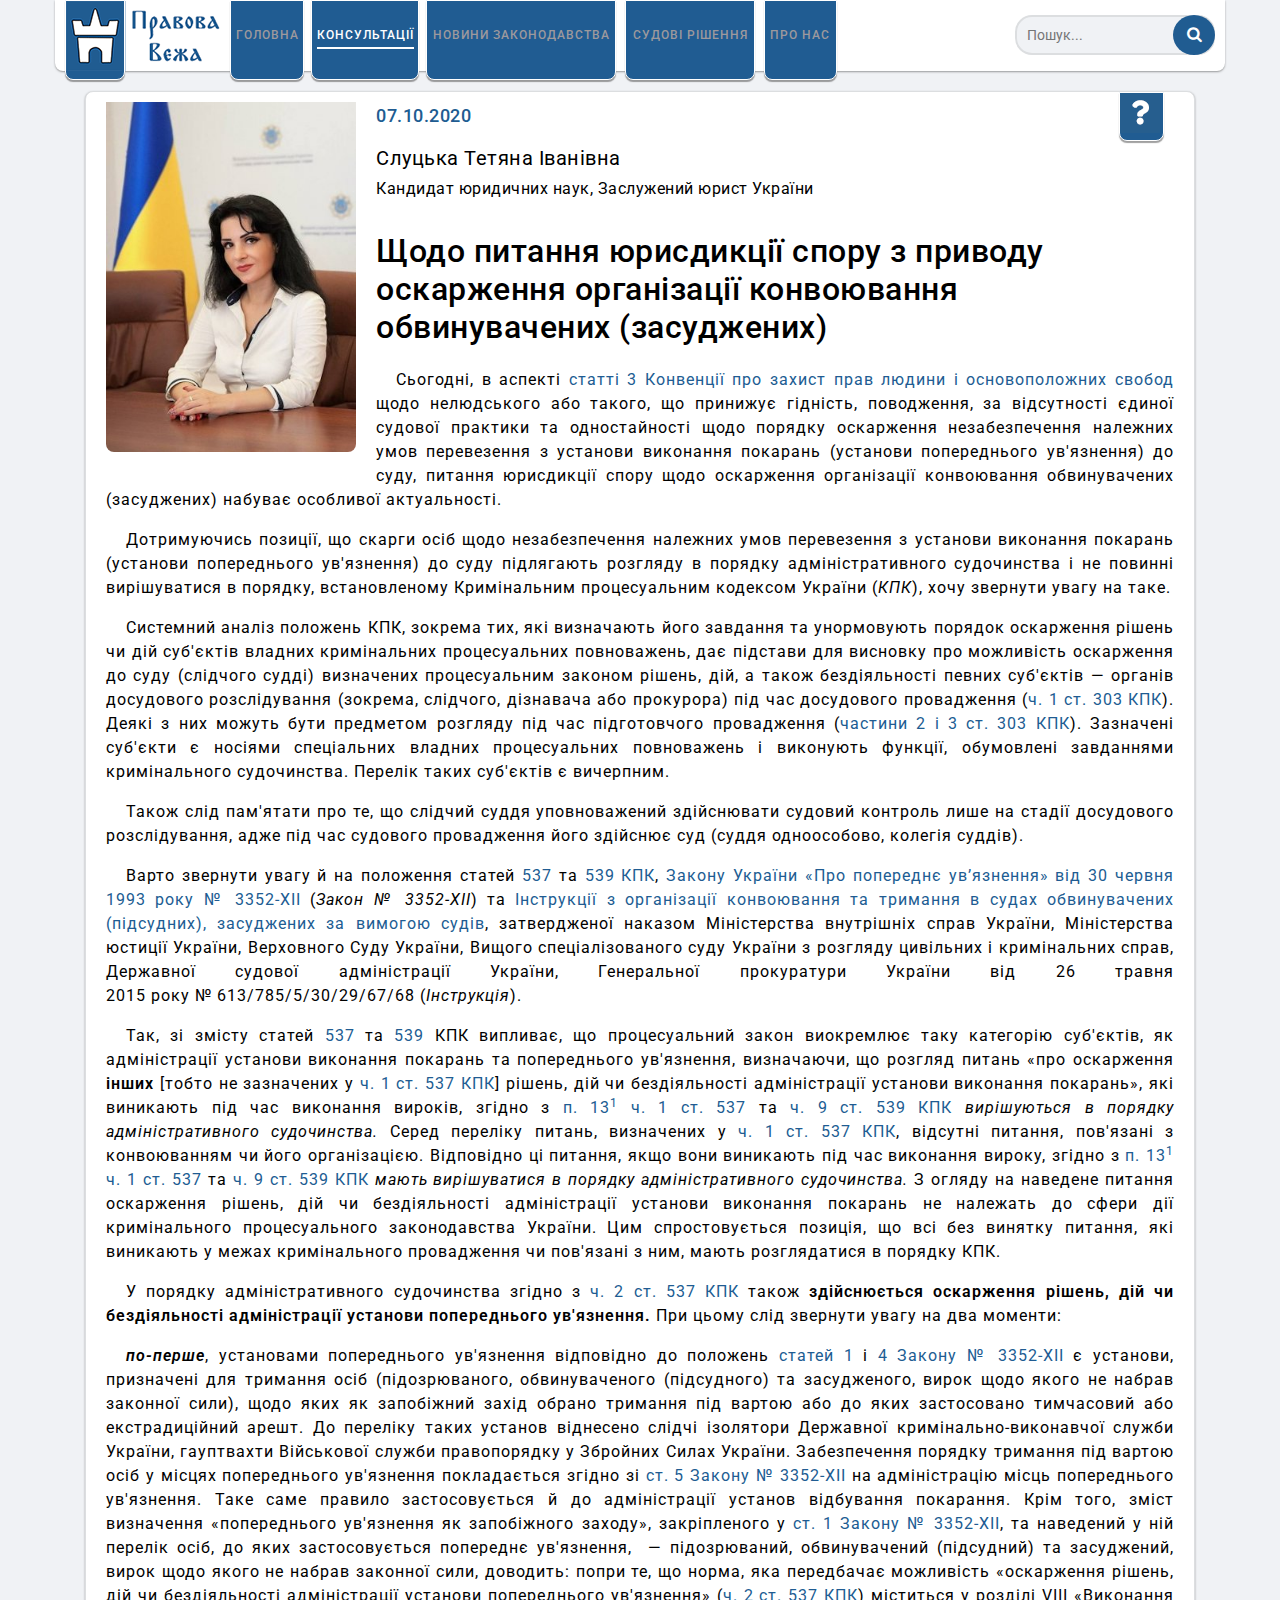
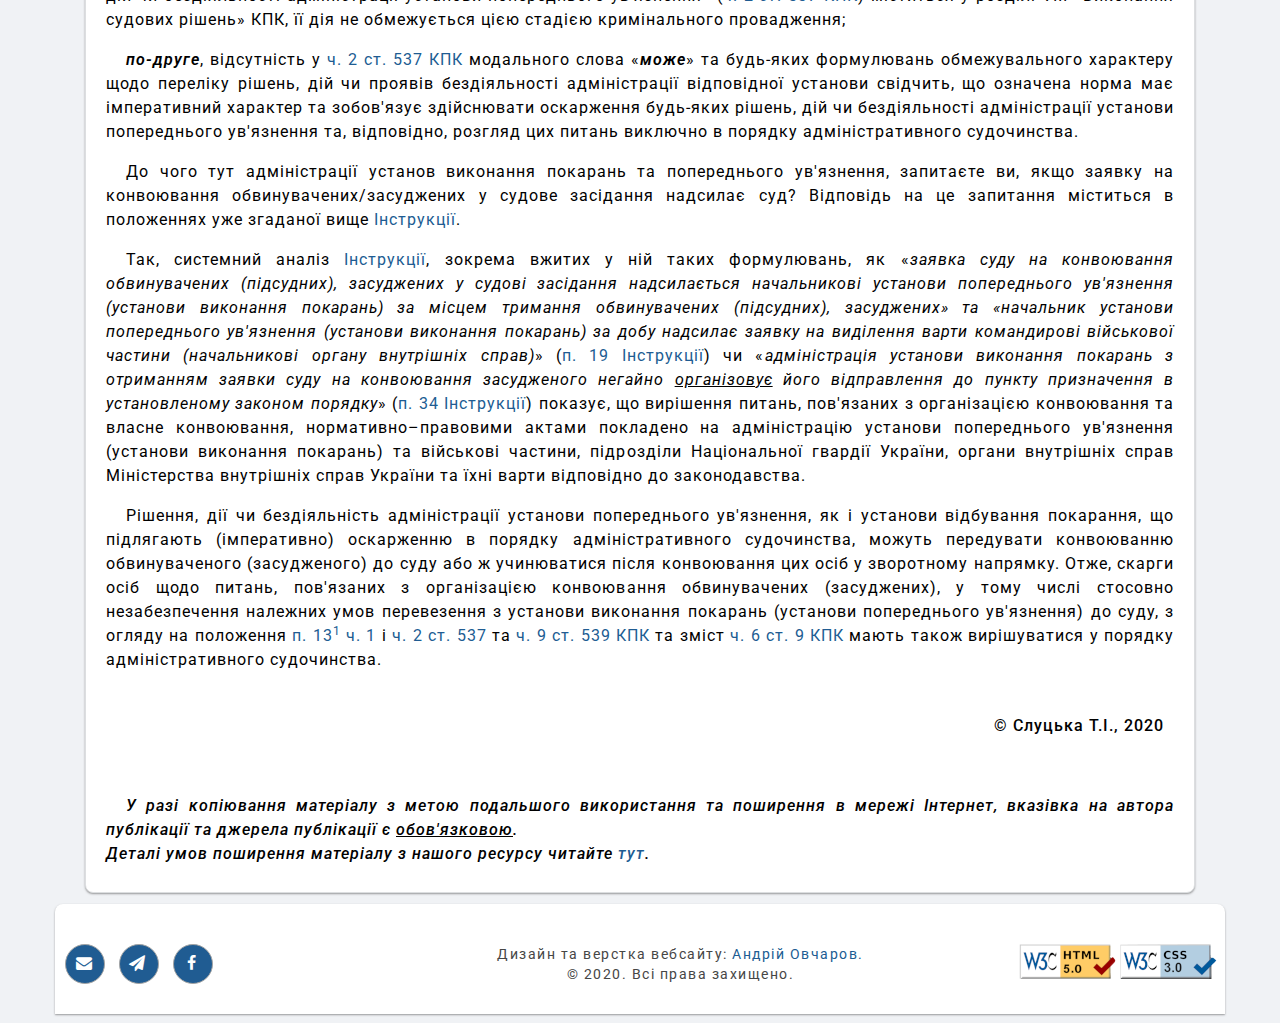
<file: index.html>
<!-- 
Верстка: Андрей Овчаров, 07.10.2020;
e-mail: ovcharov.a@ukr.net; 
Проверка кода страницы на валидность: 07.10.2020.

Страница с публикацией для раздела "Консультації" от 07.10.2020: "Слуцька Т.І. Щодо питання юрисдикції спору з приводу оскарження організації конвоювання обвинувачених (засуджених)".
-->

<!DOCTYPE html>
<html lang="uk">

<head>
  <meta charset="utf-8" />
  <meta name="description" content="Щодо питання юрисдикції спору з приводу оскарження організації конвоювання обвинувачених (засуджених)"> 
  <meta name="author" content="Слуцька Тетяна Іванівна">
  <title>Щодо питання юрисдикції спору з приводу оскарження організації конвоювання обвинувачених (засуджених)</title>
  <link rel="shortcut icon" href="../../img/icon.png" type="image/png" />

  <!-- Подключаем внешние (онлайн) шрифты -->
  <link href="https://fonts.googleapis.com/css2?family=PT+Serif:wght@400;700&family=Roboto:wght@400;500&display=swap"
    rel="stylesheet" />
  
  <!-- begin: Внешние стили сайта -->
  <link rel="stylesheet" href="css/normalize.css" />
  <link rel="stylesheet" href="css/fonts.css" />

  <!-- Основные стили -->
  <link rel="stylesheet" href="css/main-style.css" />
  <link rel="stylesheet" href="css/page-style.css" />
  <link rel="stylesheet" href="css/media.css" />
  <!-- end: Внешние стили сайта -->

</head>

<!-- begin: Тело веб-сайта =============================================== -->
<body>
  
 <!-- begin: Шапка веб-сайта ============================================== -->  
  <header class="header">
    <div class="header__content">
      <div class="header__container">

        <!-- begin: Вложенность элементов шапки сайта -->
        <div class="header__content-inner">

           <!-- begin: Банер шапки сайта -->
          <div class="header__logo">
            <a href="https://datoshcode.github.io/legal-tower-site_github.io/">
              <img src="img/baner.png" alt="Логотип сайта" />
            </a>
          </div>
          <!-- end: Банер шапки сайта -->

          <!-- begin: Главное меню сайта -->
          <nav class="top-menu">

            <!-- begin: Кнопка Меню для мобильной версии -->
            <div class="header__btn-menu">
              <span class="icon-bars"></span>
            </div>
            <!-- end: Кнопка Меню для мобильной версии -->

            <ul class="menu-main">

              <!-- Пункт меню "Головна" -->
              <li class="menu-main__home">
                <a href="https://datoshcode.github.io/legal-tower-site_github.io/">Головна</a>
              </li>

              <!-- Пункт меню "Консультації" -->
              <li class="menu-main__consultation">
                <a href="https://datoshcode.github.io/legal-tower-site_github.io/web_pages/consultation/consultation.html" class="current"> Консультації</a>
              </li>

              <!-- Пункт меню "Новини законодавства" -->
              <li class="menu-main__legislation-news">
                <a href="https://datoshcode.github.io/legal-tower-site_github.io/web_pages/404/page-404.html">Новини законодавства</a>
              </li>

              <!-- Пункт меню "Судові рішення" -->
              <li class="menu-main__court-decisions">
                <a href="https://datoshcode.github.io/legal-tower-site_github.io/web_pages/court_decisions/court_decisions.html">Судові рішення</a>
              </li>

              <!-- Пункт меню "Про нас" -->
              <li class="menu-main__about">
                <a target="_blank" href="https://datoshcode.github.io/legal-tower-site_github.io/web_pages/about_us/about_us.html" >Про нас</a>
              </li>
            </ul>
          </nav>
          <!-- end: Главное меню сайта -->

          <!-- begin: Форма поиска главного меню сайта -->
          <form class="search-form">
            <div class="search-form__content">
                <input class="search-form__input" type="text" placeholder="Пошук..." />
                <button class="search-form__button" type="submit"></button>
            </div>
          </form>
          <!-- end: Форма поиска главного меню сайта -->
          </div>
          <!-- end: Вложенность элементов шапки сайта -->
        </div>
      </div>
    </header>
<!-- end: Шапка веб-сайта ====================================================== --> 
        
<!-- begin: =========== Основная часть веб-сайта ============================== -->
  <main>

    <!-- Поле расположения элементов Меню для мобильной версии -->
    <div class="menu-panel"></div>

    <div id="up" class="main__container">
      <div class="main__content">

        <!-- begin: Публикация -->
        <article>
        <div class="publication">
          <div class="header-publication">
            <div class="header__photo-author">
              <img class="photo-author" src="img/photo-authors/slutska_t.i/slutska_photo-2-medium.jpg" title="Слуцька Тетяна Іванівна" alt="Слуцька Тетяна Іванівна">
            </div>
            <div class="header__publication__icon">
              <img src="img/icon-question.png" alt="Иконка раздела Новини законодавства">
            </div>
            <span class="header__publication__date">07.10.2020</span>
            <div class="header__publication__author-name">Слуцька Тетяна Іванівна</div>
            <div class="header__publication__author-profession">Кандидат юридичних наук, Заслужений юрист України</div>
            <div class="main-publication">
              
              <h1>Щодо питання юрисдикції спору з приводу оскарження організації конвоювання обвинувачених (засуджених)</h1>

              <p>
                 Сьогодні, в аспекті <a target="_blank" href="https://zakon.rada.gov.ua/laws/show/995_004#n20">статті 3 Конвенції про захист прав людини і основоположних свобод</a> щодо нелюдського або такого, що принижує гідність, поводження, за відсутності єдиної судової практики та одностайності щодо порядку оскарження незабезпечення належних умов перевезення з установи виконання покарань (установи попереднього ув&#39;язнення) до суду, питання юрисдикції спору щодо оскарження організації конвоювання обвинувачених (засуджених) набуває особливої актуальності. 
               </p>
               
               <p>
                 Дотримуючись позиції, що скарги осіб щодо незабезпечення належних умов перевезення з установи виконання покарань (установи попереднього ув&#39;язнення) до суду підлягають розгляду в порядку адміністративного судочинства і не повинні вирішуватися в порядку, встановленому Кримінальним процесуальним кодексом України (<span class="italic">КПК</span>), хочу звернути увагу на таке.
               </p> 

               <p>
                 Системний аналіз положень КПК, зокрема тих, які визначають його завдання та унормовують порядок оскарження рішень чи дій суб&#39;єктів владних кримінальних процесуальних повноважень, дає підстави для висновку про можливість оскарження до суду (слідчого судді) визначених процесуальним законом рішень, дій, а також бездіяльності певних суб&#39;єктів — органів досудового розслідування (зокрема, слідчого, дізнавача або прокурора) під час досудового провадження (<a target="_blank" href="https://zakon.rada.gov.ua/laws/show/4651-17#n2692">ч. 1 ст. 303 КПК</a>). Деякі з них можуть бути предметом розгляду під час підготовчого провадження (<a target="_blank" href="https://zakon.rada.gov.ua/laws/show/4651-17#n2702">частини 2 і 3 ст. 303 КПК</a>). Зазначені суб&#39;єкти є носіями спеціальних владних процесуальних повноважень і виконують функції, обумовлені завданнями кримінального судочинства. Перелік таких суб&#39;єктів є вичерпним.
               </p> 

               <p>
                 Також слід пам&#39;ятати про те, що слідчий суддя уповноважений здійснювати судовий контроль лише на стадії досудового розслідування, адже під час судового провадження його здійснює суд (суддя одноособово, колегія суддів). 
               </p> 

               <p>
                 Варто звернути увагу й на положення статей <a target="_blank" href="https://zakon.rada.gov.ua/laws/show/4651-17#n4116">537</a> та <a target="_blank" href="https://zakon.rada.gov.ua/laws/show/4651-17#n4134">539 КПК</a>, <a target="_blank" href="https://zakon.rada.gov.ua/laws/show/3352-12#Text">Закону України &laquo;Про попереднє ув’язнення&raquo; від 30 червня 1993 року № 3352-ХІІ</a> (<span class="italic">Закон № 3352-ХІІ</span>) та <a target="blank" href="https://zakon.rada.gov.ua/laws/show/z0698-15#Text">Інструкції з організації конвоювання та тримання в судах обвинувачених (підсудних), засуджених за вимогою судів</a>, затвердженої наказом Міністерства внутрішніх справ України, Міністерства юстиції України, Верховного Суду України, Вищого спеціалізованого суду України з розгляду цивільних і кримінальних справ, Державної судової адміністрації України, Генеральної прокуратури України від 26 травня 2015 року № 613/785/5/30/29/67/68 (<span class="italic">Інструкція</span>). 
               </p> 

               <p>
                 Так, зі змісту статей <a target="_blank" href="https://zakon.rada.gov.ua/laws/show/4651-17#n4116">537</a> та <a target="_blank" href="https://zakon.rada.gov.ua/laws/show/4651-17#n4134">539</a> КПК випливає, що процесуальний закон виокремлює таку категорію суб&#39;єктів, як адміністрації установи виконання покарань та попереднього ув&#39;язнення, визначаючи, що розгляд питань &laquo;про оскарження <span class="strong">інших</span> [тобто не зазначених у <a target="_blank" href="https://zakon.rada.gov.ua/laws/show/4651-17#n4116">ч. 1 ст. 537 КПК</a>] рішень, дій чи бездіяльності адміністрації установи виконання покарань&raquo;, які виникають під час виконання вироків, згідно з <a target="_blank" href="https://zakon.rada.gov.ua/laws/show/4651-17#n5546">п. 13<sup>1</sup> ч. 1 ст. 537</a> та <a target="_blank" href="https://zakon.rada.gov.ua/laws/show/4651-17#n5555">ч. 9 ст. 539 КПК</a> <span class="italic"> вирішуються в порядку адміністративного судочинства.</span> Серед переліку питань, визначених у <a target="_blank" href="https://zakon.rada.gov.ua/laws/show/4651-17#n4116">ч. 1 ст. 537 КПК</a>, відсутні питання, пов&#39;язані з конвоюванням чи його організацією. Відповідно ці питання, якщо вони виникають під час виконання вироку, згідно з <a target="_blank" href="https://zakon.rada.gov.ua/laws/show/4651-17#n5546">п. 13<sup>1</sup> ч. 1 ст. 537</a> та <a target="_blank" href="https://zakon.rada.gov.ua/laws/show/4651-17#n5555">ч. 9 ст. 539 КПК</a> <span class="italic">мають вирішуватися в порядку адміністративного судочинства.</span> З огляду на наведене питання оскарження рішень, дій чи бездіяльності адміністрації установи виконання покарань не належать до сфери дії кримінального процесуального законодавства України. Цим спростовується позиція, що всі без винятку питання, які виникають у межах кримінального провадження чи пов&#39;язані з ним, мають розглядатися в порядку КПК.
               </p> 

               <p>
                 У порядку адміністративного судочинства згідно з <a target="_blank" href="https://zakon.rada.gov.ua/laws/show/4651-17#n5549">ч. 2 ст. 537 КПК</a> також <span class="strong">здійснюється оскарження рішень, дій чи бездіяльності адміністрації установи попереднього ув&#39;язнення.</span> При цьому слід звернути увагу на два моменти:
               </p> 

               <p>
                <span class="italic-bold">по-перше</span>, установами попереднього ув&#39;язнення відповідно до положень <a target="_blank" href="https://zakon.rada.gov.ua/laws/show/3352-12#n11">статей 1</a> і <a target="_blank" href="https://zakon.rada.gov.ua/laws/show/3352-12#n23">4 Закону № 3352-ХІІ</a> є установи, призначені для тримання осіб (підозрюваного, обвинуваченого (підсудного) та засудженого, вирок щодо якого не набрав законної сили), щодо яких як запобіжний захід обрано тримання під вартою або до яких застосовано тимчасовий або екстрадиційний арешт. До переліку таких установ віднесено слідчі ізолятори Державної кримінально-виконавчої служби України, гауптвахти Військової служби правопорядку у Збройних Силах України. Забезпечення порядку тримання під вартою осіб у місцях попереднього ув&#39;язнення покладається згідно зі <a target="_blank" href="https://zakon.rada.gov.ua/laws/show/3352-12#n32">ст. 5 Закону № 3352-ХІІ</a> на адміністрацію місць попереднього ув&#39;язнення. Таке саме правило застосовується й до адміністрації установ відбування покарання. Крім того, зміст визначення &laquo;попереднього ув&#39;язнення як запобіжного заходу&raquo;, закріпленого у <a target="_blank" href="https://zakon.rada.gov.ua/laws/show/3352-12#n11">ст. 1 Закону № 3352-ХІІ</a>, та наведений у ній перелік осіб, до яких застосовується попереднє ув&#39;язнення,  &mdash; підозрюваний, обвинувачений (підсудний) та засуджений, вирок щодо якого не набрав законної сили, доводить: попри те, що норма, яка передбачає можливість &laquo;оскарження рішень, дій чи бездіяльності адміністрації установи попереднього ув&#39;язнення&raquo; (<a target="_blank" href="https://zakon.rada.gov.ua/laws/show/4651-17#n5549">ч. 2 ст. 537 КПК</a>) міститься у розділі VІІІ &laquo;Виконання судових рішень&raquo; КПК, її дія не обмежується цією стадією кримінального провадження;   
               </p> 

               <p>
                  <span class="italic-bold">по-друге</span>, відсутність у <a target="_blank" href="https://zakon.rada.gov.ua/laws/show/4651-17#n5549">ч. 2 ст. 537 КПК</a> модального слова &laquo;<span class="italic-bold">може</span>&raquo; та будь-яких формулювань обмежувального характеру щодо переліку рішень, дій чи проявів бездіяльності адміністрації відповідної установи свідчить, що означена норма має імперативний характер та зобов&#39;язує здійснювати оскарження будь-яких рішень, дій чи бездіяльності адміністрації установи попереднього ув&#39;язнення та, відповідно, розгляд цих питань виключно в порядку адміністративного судочинства. 
               </p> 

               <p>
                 До чого тут адміністрації установ виконання покарань та попереднього ув&#39;язнення, запитаєте ви, якщо заявку на конвоювання обвинувачених/засуджених у судове засідання надсилає суд? Відповідь на це запитання міститься в положеннях уже згаданої вище <a target="blank" href="https://zakon.rada.gov.ua/laws/show/z0698-15#Text">Інструкції</a>.   
               </p> 

               <p>
                 Так, системний аналіз <a target="blank" href="https://zakon.rada.gov.ua/laws/show/z0698-15#Text">Інструкції</a>, зокрема вжитих у ній таких формулювань, як &laquo;<span class="italic">заявка суду на конвоювання обвинувачених (підсудних), засуджених у судові засідання надсилається начальникові установи попереднього ув&#39;язнення (установи виконання покарань) за місцем тримання обвинувачених (підсудних), засуджених&raquo; та &laquo;начальник установи попереднього ув&#39;язнення (установи виконання покарань) за добу надсилає заявку на виділення варти командирові військової частини (начальникові органу внутрішніх справ)</span>&raquo; (<a target="blank" href="https://zakon.rada.gov.ua/laws/show/z0698-15#n63">п. 19 Інструкції</a>) чи &laquo;<span class="italic">адміністрація установи виконання покарань з отриманням заявки суду на конвоювання засудженого негайно <span class="underline">організовує</span> його відправлення до пункту призначення в установленому законом порядку</span>&raquo; (<a target="blank" href="https://zakon.rada.gov.ua/laws/show/z0698-15#n84">п. 34 Інструкції</a>) показує, що вирішення питань, пов&#39;язаних з організацією конвоювання та власне конвоювання, нормативно&ndash;правовими актами покладено на адміністрацію установи попереднього ув&#39;язнення (установи виконання покарань) та військові частини, підрозділи Національної гвардії України, органи внутрішніх справ Міністерства внутрішніх справ України та їхні варти відповідно до законодавства. 
               </p> 

               <p>
                 Рішення, дії чи бездіяльність адміністрації установи попереднього ув&#39;язнення, як і установи відбування покарання, що підлягають (імперативно) оскарженню в порядку адміністративного судочинства, можуть передувати конвоюванню обвинуваченого (засудженого) до суду або ж учинюватися після конвоювання цих осіб у зворотному напрямку. Отже, скарги осіб щодо питань, пов&#39;язаних з організацією конвоювання обвинувачених (засуджених), у тому числі стосовно незабезпечення належних умов перевезення з установи виконання покарань (установи попереднього ув&#39;язнення) до суду, з огляду на положення <a target="_blank" href="https://zakon.rada.gov.ua/laws/show/4651-17#n5546">п. 13<sup>1</sup> ч. 1</a> і <a target="_blank" href="https://zakon.rada.gov.ua/laws/show/4651-17#n5549">ч. 2 ст. 537</a> та <a target="_blank" href="https://zakon.rada.gov.ua/laws/show/4651-17#n5555">ч. 9 ст. 539 КПК</a> та зміст <a target="_blank" href="https://zakon.rada.gov.ua/laws/show/4651-17#n464">ч. 6 ст. 9 КПК</a> мають також вирішуватися у порядку адміністративного судочинства. 
               </p> 
               <div class="footer-publication">
               <p class="footer-publication__author">
                  &copy; Слуцька Т.І., 2020
               </p>
               
               <p class="footer-publication__attention-copy">   
                  У разі копіювання матеріалу з метою подальшого використання та поширення в мережі Інтернет, вказівка на автора публікації та джерела публікації є <span class="underline">обов&#39;язковою</span>. <br> Деталі умов поширення матеріалу з нашого ресурсу читайте <a target="_blank" href="https://datoshcode.github.io/legal-tower-site_github.io/web_pages/about_us/about_us.html#copy-terms">тут</a>.
               </p> 
             </div>
          </div>
        </div>
        <!--end: Публикация -->
        </div>
        </article>
      </div>
    </div>
  </main>
<!--end: Основная часть веб-сайта ============================================== -->

<!-- begin: Подвал веб-сайта =================================================== -->
  <footer>
    <div class="footer__container">
      <!-- begin: Контакты для связи -->
      <div class="contacts">
        <div class="contacts__container">
          <a href="mailto:pravova_vezha@ukr.net">
          <div class="contacts__email" title="Надіслати нам листа">
          </div></a>
          <a target="_blank" href="https://t.me/legal_tower">
            <div class="contacts__telegram" title="Наша сторінка у &laquo;Telegram&raquo;"></div></a>
          <a target="_blank" href="https://www.facebook.com/legal.tower/">
          <div class="contacts__facebook" title="Наша сторінка у &laquo;Facebook&raquo;"></div></a>
        </div>
      </div>
      <!-- end: Контакты для связи -->

      <div class="valid-icon">
        <img src="img/valid.png" title="Перевірений та якісний код. Відповідає вимогам стандартів W3C!" alt="Иконка валидности сайта и соответствие его кода html и css стандартам W3C">
      </div>  

      <!-- Автор сайта и авторские права-->
      <div class="footer__copy">
        <div class="footer__container">
          <div class="copy-text">
            Дизайн та верстка вебсайту: <a
                target="_blank"
                href="https://www.facebook.com/andrey.ovcharov.2305"
                title="Сторінка автора на Facebook"
                >Андрій Овчаров.</a> <br />
            &copy; 2020. Всі права захищено.
          </div>
        </div>
      </div>
      
      <!-- Библиотека jQurey -->
      <script src="js/jquery-3.5.1.min.js"></script>

      <!-- begin: Скрипты для кнопки Меню мобильной версии сайта -->
      <script src="js/jquery.fancybox.min.js"></script>
      <script src="js/slick.min.js"></script>
      <script src="js/jquery.formstyler.min.js"></script>
      <script src="js/main.js"></script>
      <!-- end: Скрипты для кнопки Меню мобильной версии сайта -->
    </div>
  </footer>
  <!-- end: Подвал сайта ======================================================== -->

  <!-- begin: Скрипты и плагин для кнопки ВВЕРХ -->
    <script src="js/easing.js"></script>
    
    <!-- UItoTop plugin -->
    <script src="js/jquery.ui.totop.js"></script>

    <!-- Starting the plugin -->
    <script>
      $(document).ready(function () {
     var defaults = {
         containerID: 'toTop', // fading element id
       containerHoverID: 'toTopHover', // fading element hover id
       scrollSpeed: 1200,
       easingType: 'linear'
     };  
        $().UItoTop({ easingType: "easeOutQuart" });
      });
    </script>
    <!-- end: Скрипты и плагин для кнопки ВВЕРХ -->
</body>
<!-- end: Тело веб-сайта ======================================================== -->
</html>
</file>
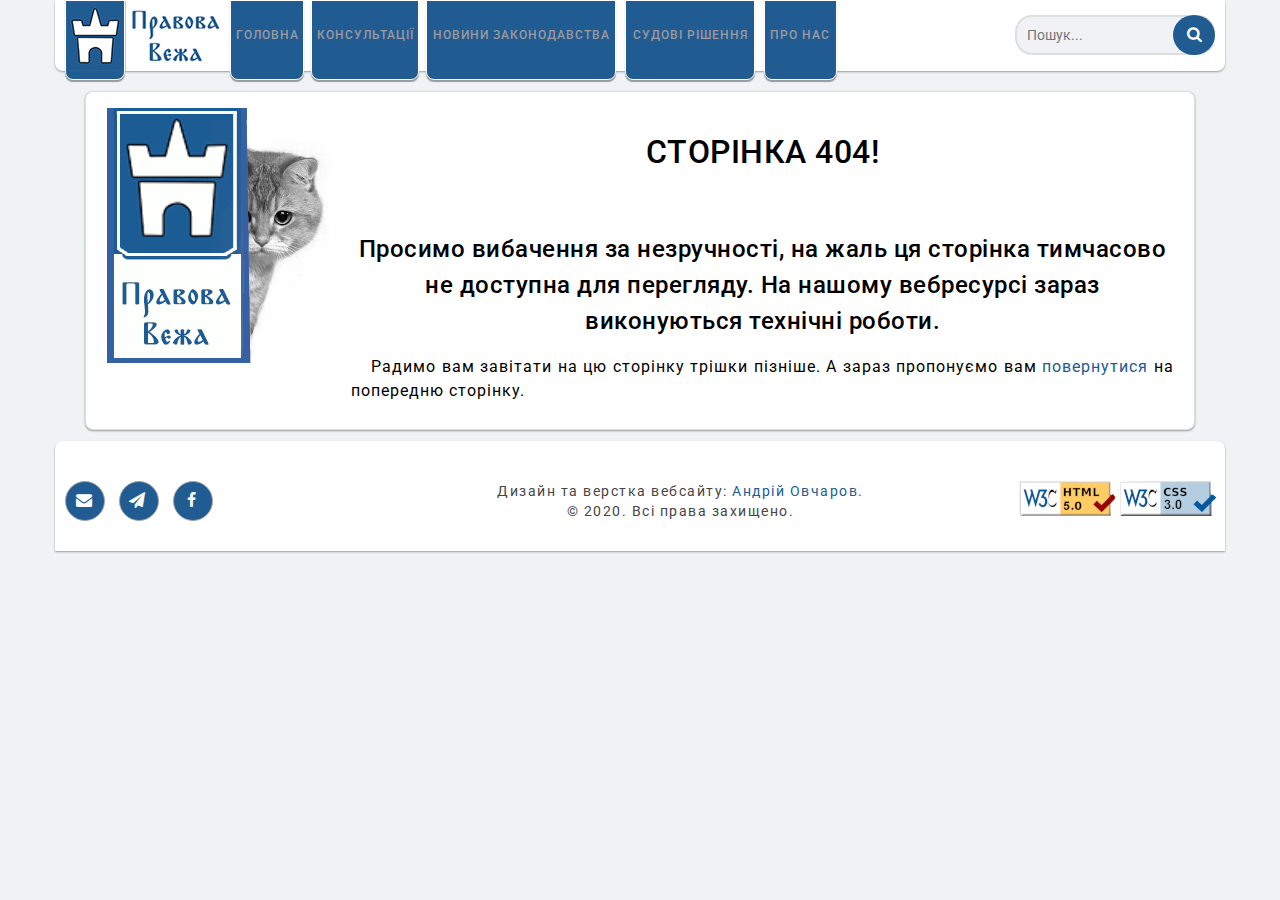
<file: web_pages/404/page-404.html>
<!-- =================== Страница веб-сайта "404" ========================== -->

<!DOCTYPE html>
<html lang="uk">

<head>
  <meta charset="utf-8" />
  <title>Правова вежа / Про нас</title>
  <link rel="shortcut icon" href="../../img/icon.png" type="image/png" />

  <!-- Подключаем внешние (онлайн) шрифты -->
  <link href="https://fonts.googleapis.com/css2?family=PT+Serif:wght@400;700&family=Roboto:wght@400;500&display=swap"
    rel="stylesheet" />
  
  <!-- begin: Внешние стили сайта -->
  <link rel="stylesheet" href="../../css/normalize.css" />
  <link rel="stylesheet" href="../../css/fonts.css" />

  <!-- Основные стили -->
  <link rel="stylesheet" href="../../css/main-style.css" />
  <link rel="stylesheet" href="../../css/page-style.css" />
  <link rel="stylesheet" href="../../css/media.css" />
  <!-- end: Внешние стили сайта -->

  <style>
    h1, h2 {
      text-align: center;
    }
  </style>  

</head>

<!-- begin: Тело веб-сайта =============================================== -->
<body>
 <!-- begin: Шапка веб-сайта ============================================== -->  
  <header class="header">
    <div class="header__content">
      <div class="header__container">

        <!-- begin: Вложенность элементов шапки сайта -->
        <div class="header__content-inner">

           <!-- begin: Банер шапки сайта -->
          <div class="header__logo">
            <a href="#">
              <img src="../../img/baner.png" alt="Логотип сайта" />
            </a>
          </div>
          <!-- end: Банер шапки сайта -->

          <!-- begin: Главное меню сайта -->
          <nav class="top-menu">
          
           <!-- begin: Кнопка Меню для мобильной версии -->
            <div class="header__btn-menu">
              <span class="icon-bars"></span>
            </div>
            <!-- end: Кнопка Меню для мобильной версии -->

            <ul class="menu-main">

              <!-- Пункт меню "Головна" -->
              <li class="menu-main__home">
                <a href="#">Головна</a>
              </li>

              <!-- Пункт меню "Консультації" -->
              <li class="menu-main__consultation">
                <a href="../../index.html">Консультації</a>
              </li>

              <!-- Пункт меню "Новини законодавства" -->
              <li class="menu-main__legislation-news">
                <a href="#">Новини законодавства</a>
              </li>

              <!-- Пункт меню "Судові рішення" -->
              <li class="menu-main__court-decisions">
                <a href="https://datoshcode.github.io/legal-tower_Slutska_10.10.2020_github.io/">Судові рішення</a>
              </li>

              <!-- Пункт меню "Про нас" -->
              <li class="menu-main__about">
                <a href="../about_us/about_us.html">Про нас</a>
              </li>
            </ul>
          </nav>
          <!-- end: Главное меню сайта -->

          <!-- begin: Форма поиска главного меню сайта -->
          <form class="search-form">
            <div class="search-form__content">
                <input class="search-form__input" type="text" placeholder="Пошук..." />
                <button class="search-form__button" type="submit"></button>
            </div>
          </form>
          <!-- end: Форма поиска главного меню сайта -->
          </div>
          <!-- end: Вложенность элементов шапки сайта -->
        </div>
      </div>
    </header>
<!-- end: Шапка веб-сайта ====================================================== --> 
        
<!-- begin: =========== Основная часть веб-сайта ============================== -->
  <main>

    <!-- Поле расположения элементов Меню для мобильной версии -->
    <div class="menu-panel"></div>

    <div id="up" class="main__container">
      <div class="main__content">

        <!-- begin: Публикация -->
        <article>
        <div class="publication">
          <div class="header-publication">
            
            <!-- Изображение логотипа сайта на публикации -->
            <div class="header-about__logo">
              <img src="../../img/logo-404.png" alt="Логотип сайта">
            </div>
            
            <div class="main-publication">
              <div class="main-publication__title">
              <h1>СТОРІНКА 404!</h1>
              </div>
              <h2>
                Просимо вибачення за незручності, на жаль ця сторінка тимчасово не доступна для перегляду. На нашому вебресурсі зараз виконуються технічні роботи.
              </h2>

              <p>
                Радимо вам завітати на цю сторінку трішки пізніше. А зараз пропонуємо вам <a href="../../index.html">повернутися</a> на попередню сторінку.
              </p>
            </div>
          </div>
        </div>
        <!--end: Публикация -->
      </article>
      </div>
    </div>
  </main>
<!--end: Основная часть веб-сайта ============================================== -->

<!-- begin: Подвал веб-сайта =================================================== -->
  <footer>
    <div class="footer__container">
      <!-- begin: Контакты для связи -->
      <div class="contacts">
        <div class="contacts__container">
          <a href="mailto:pravova_vezha@ukr.net">
          <div class="contacts__email" title="Надіслати нам листа">
          </div></a>
          <a target="_blank" href="https://t.me/legal_tower">
            <div class="contacts__telegram" title="Наша сторінка у &laquo;Telegram&raquo;"></div></a>
          <a target="_blank" href="https://www.facebook.com/legal.tower/">
          <div class="contacts__facebook" title="Наша сторінка у &laquo;Facebook&raquo;"></div></a>
        </div>
      </div>
      <!-- end: Контакты для связи -->

      <div class="valid-icon">
        <img src="../../img/valid.png" title="Перевірений та якісний код. Відповідає вимогам стандартів W3C!" alt="Иконка валидности сайта и соответствие его кода html и css стандартам W3C">
      </div>  

      <!-- Автор сайта и авторские права-->
      <div class="footer__copy">
        <div class="footer__container">
          <div class="copy-text">
            Дизайн та верстка вебсайту: <a
                target="_blank"
                href="https://www.facebook.com/datoshXcode"
                title="Сторінка автора на Facebook"
                >Андрій Овчаров.</a> <br />
            &copy; 2020. Всі права захищено.
          </div>
        </div>
      </div>

      <!-- Библиотека jQurey-->
      <script src="../../js/jquery-3.5.1.min.js"></script>

      <!-- begin: Скрипты для кнопки Меню мобильной версии сайта -->
      <script src="../../js/jquery.fancybox.min.js"></script>
      <script src="../../js/slick.min.js"></script>
      <script src="../../js/jquery.formstyler.min.js"></script>
      <script src="../../js/main.js"></script>
      <!-- end: Скрипты для кнопки Меню мобильной версии сайта -->
    </div>
  </footer>
  <!-- end: Подвал сайта ======================================================== -->

  <!-- begin: Скрипты и плагин для кнопки ВВЕРХ -->
    <script src="../../js/easing.js"></script>
    
    <!-- UItoTop plugin -->
    <script src="../../js/jquery.ui.totop.js"></script>

    <!-- Starting the plugin -->
    <script>
      $(document).ready(function () {
     var defaults = {
         containerID: 'toTop', // fading element id
       containerHoverID: 'toTopHover', // fading element hover id
       scrollSpeed: 1200,
       easingType: 'linear'
     };  
        $().UItoTop({ easingType: "easeOutQuart" });
      });
    </script>
    <!-- end: Скрипты и плагин для кнопки ВВЕРХ -->
</body>
<!-- end: Тело веб-сайта ======================================================== -->
</html>
</file>
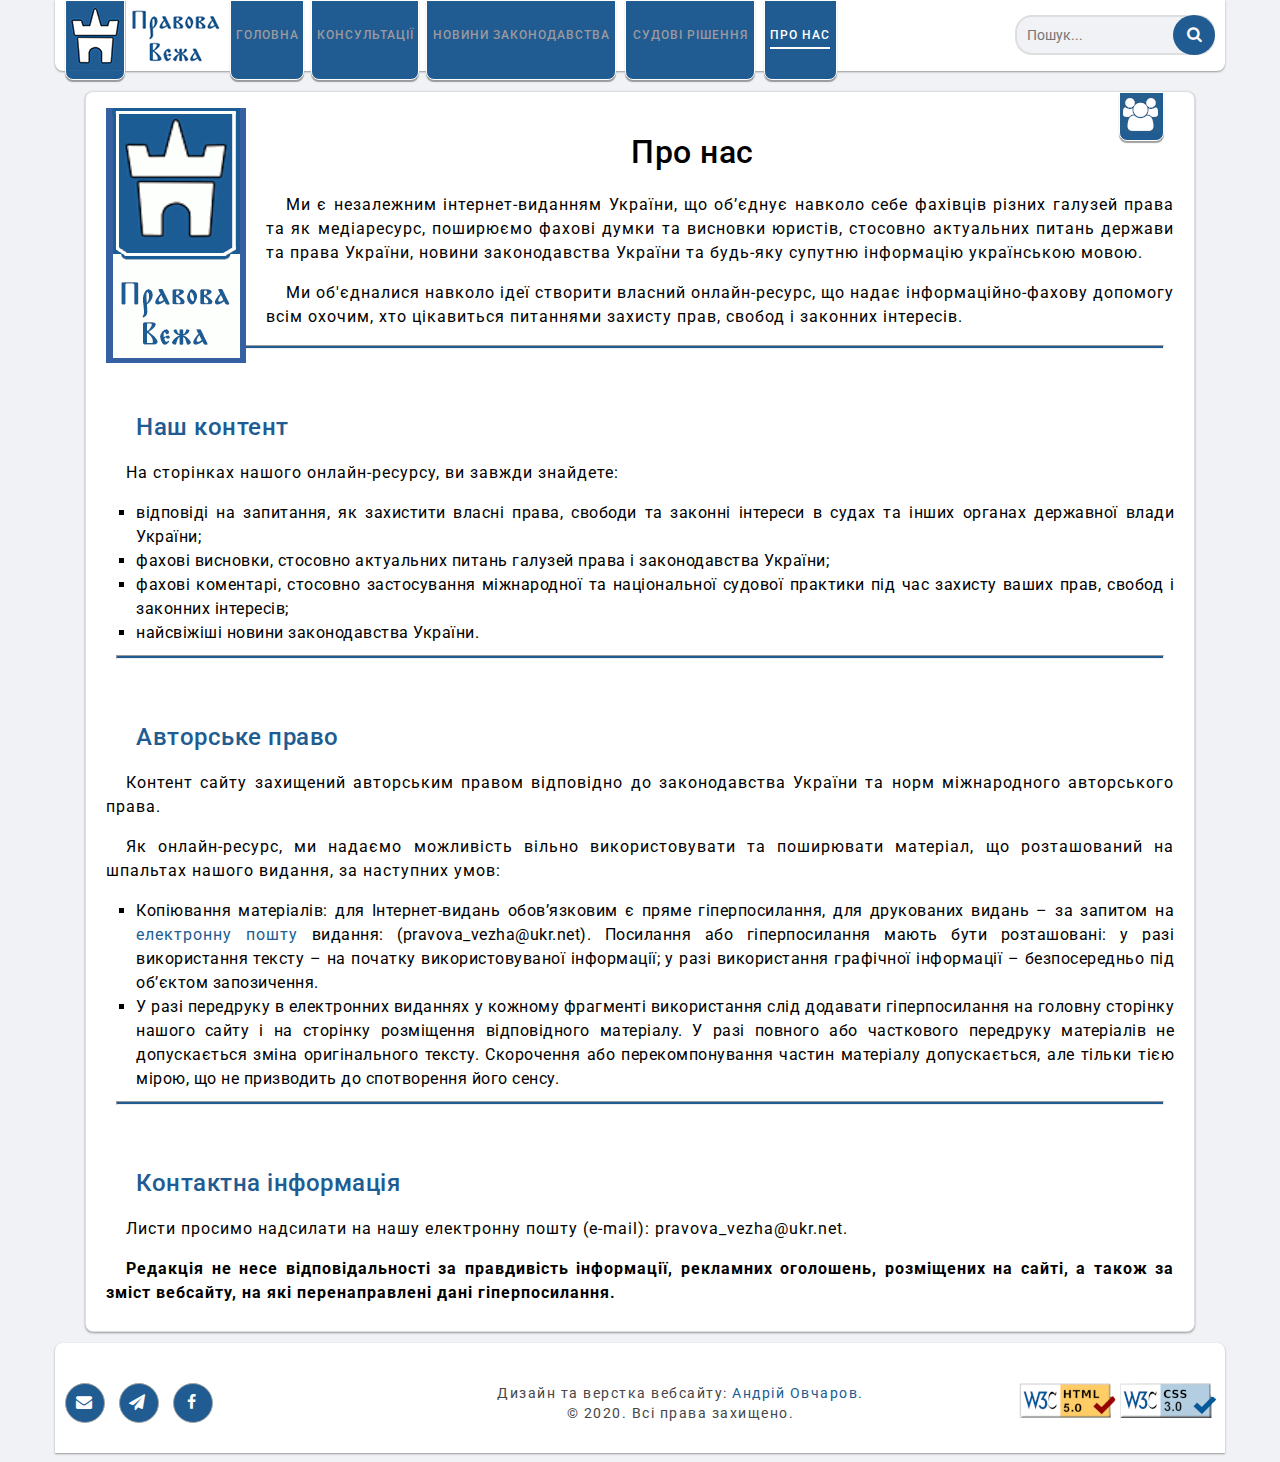
<file: web_pages/about_us/about_us.html>
<!-- =================== Страница веб-сайта "Про нас" ========================== -->

<!DOCTYPE html>
<html lang="uk">

<head>
  <meta charset="utf-8" />
  <title>Правова вежа / Про нас</title>
  <link rel="shortcut icon" href="../../img/icon.png" type="image/png" />

  <!-- Подключаем внешние (онлайн) шрифты -->
  <link href="https://fonts.googleapis.com/css2?family=PT+Serif:wght@400;700&family=Roboto:wght@400;500&display=swap"
    rel="stylesheet" />
  
  <!-- begin: Внешние стили сайта -->
  <link rel="stylesheet" href="../../css/normalize.css" />
  <link rel="stylesheet" href="../../css/fonts.css" />

  <!-- Основные стили -->
  <link rel="stylesheet" href="../../css/main-style.css" />
  <link rel="stylesheet" href="../../css/page-style.css" />
  <link rel="stylesheet" href="../../css/media.css" />
  <!-- end: Внешние стили сайта -->

</head>

<!-- begin: Тело веб-сайта =============================================== -->
<body>
 <!-- begin: Шапка веб-сайта ============================================== -->  
  <header class="header">
    <div class="header__content">
      <div class="header__container">

        <!-- begin: Вложенность элементов шапки сайта -->
        <div class="header__content-inner">

           <!-- begin: Банер шапки сайта -->
          <div class="header__logo">
            <a href="#">
              <img src="../../img/baner.png" alt="Логотип сайта" />
            </a>
          </div>
          <!-- end: Банер шапки сайта -->

          <!-- begin: Главное меню сайта -->
          <nav class="top-menu">
          
           <!-- begin: Кнопка Меню для мобильной версии -->
            <div class="header__btn-menu">
              <span class="icon-bars"></span>
            </div>
            <!-- end: Кнопка Меню для мобильной версии -->

            <ul class="menu-main">

              <!-- Пункт меню "Головна" -->
              <li class="menu-main__home">
                <a href="../404/page-404.html">Головна</a>
              </li>

              <!-- Пункт меню "Консультації" -->
              <li class="menu-main__consultation">
                <a href="../../index.html">Консультації</a>
              </li>

              <!-- Пункт меню "Новини законодавства" -->
              <li class="menu-main__legislation-news">
                <a href="../404/page-404.html">Новини законодавства</a>
              </li>

              <!-- Пункт меню "Судові рішення" -->
              <li class="menu-main__court-decisions">
                <a href="https://datoshcode.github.io/legal-tower_Slutska_10.10.2020_github.io/">Судові рішення</a>
              </li>

              <!-- Пункт меню "Про нас" -->
              <li class="menu-main__about">
                <a href="#" class="current">Про нас</a>
              </li>
            </ul>
          </nav>
          <!-- end: Главное меню сайта -->

          <!-- begin: Форма поиска главного меню сайта -->
          <form class="search-form">
            <div class="search-form__content">
                <input class="search-form__input" type="text" placeholder="Пошук..." />
                <button class="search-form__button" type="submit"></button>
            </div>
          </form>
          <!-- end: Форма поиска главного меню сайта -->
          </div>
          <!-- end: Вложенность элементов шапки сайта -->
        </div>
      </div>
    </header>
<!-- end: Шапка веб-сайта ====================================================== --> 
        
<!-- begin: =========== Основная часть веб-сайта ============================== -->
  <main>

    <!-- Поле расположения элементов Меню для мобильной версии -->
    <div class="menu-panel"></div>

    <div id="up" class="main__container">
      <div class="main__content">

        <!-- begin: Публикация -->
        <article>
        <div class="publication">
          <!-- Иконка раздела справа вверху -->
            <div class="header__publication__icon">
              <img src="../../img/icon-people.png" alt="Иконка раздела Про нас" />
            </div>
          <div class="header-publication">
            
            <!-- Изображение логотипа сайта на публикации -->
            <div class="header-about__logo">
              <img src="../../img/logo.png" alt="Логотип сайта">
            </div>
            
            <div class="main-publication">
              <div class="main-publication__title">
              <h1 class="about-h1">Про нас</h1>
              </div>
              <p>
                Ми є незалежним інтернет-виданням України, що обʼєднує навколо себе фахівців різних галузей права та як медіаресурс, поширюємо фахові думки та висновки юристів, стосовно актуальних питань держави та права України, новини законодавства України та будь-яку супутню інформацію українською мовою. 
              </p>

              <p>
                Ми об'єдналися навколо ідеї створити власний онлайн-ресурс, що надає інформаційно-фахову допомогу всім охочим, хто цікавиться питаннями захисту прав, свобод і законних інтересів.
              </p>
              <hr>

              <h2 class="about-h2">Наш контент</h2>
              <p>
                На сторінках нашого онлайн-ресурcу, ви завжди знайдете:
              </p>
                <ul class="list-square">
                  <li>
                    відповіді на запитання, як захистити власні права, свободи та законні інтереси в судах та інших органах державної влади України;
                  </li>
                  <li>
                    фахові висновки, стосовно актуальних питань галузей права і законодавства України;
                  </li>
                  <li>
                    фахові коментарі, стосовно застосування міжнародної та національної судової практики під час захисту ваших прав, свобод і законних інтересів;
                  </li>
                  <li>
                    найсвіжіші новини законодавства України.
                  </li>
                </ul>  
                <hr>

                <h2 class="about-h2">Авторське право</h2>
                <p>
                  Контент сайту захищений авторським правом відповідно до законодавства України та норм міжнародного авторського права.
                </p>
                
                <p>
                Як онлайн-ресурс, ми надаємо можливість вільно використовувати та поширювати матеріал, що розташований на шпальтах нашого видання, за наступних умов:
              </p>
              <ul class="list-square">
                <li>
                  Копіювання матеріалів: для Інтернет-видань обов’язковим є пряме гіперпосилання, для друкованих видань &ndash; за запитом на <a href="mailto:pravova_vezha@ukr.net" target="_blank">електронну пошту</a> видання: (pravova_vezha@ukr.net). Посилання або гіперпосилання мають бути розташовані: у разі  використання тексту &ndash; на початку використовуваної інформації; у разі використання графічної інформації &ndash; безпосередньо під об’єктом запозичення.
                </li>
                <li>
                  У разі передруку в електронних виданнях у кожному фрагменті  використання слід додавати гіперпосилання на головну сторінку нашого сайту і на сторінку розміщення відповідного матеріалу. У разі  повного або часткового передруку матеріалів не допускається зміна оригінального тексту. Скорочення або перекомпонування частин матеріалу допускається, але тільки тією мірою, що не призводить до спотворення його сенсу.
                </li>
              </ul>
              
              <hr> 
              <h2 class="about-h2">Контактна інформація</h2>
                <p>
                  Листи просимо надсилати на нашу електронну пошту (e-mail): pravova_vezha@ukr.net.
                </p> 

              <p><strong>          
                Редакція не несе відповідальності за правдивість інформації, рекламних оголошень, розміщених на сайті, а також за зміст вебсайту, на які перенаправлені дані гіперпосилання.</strong>
              </p>
            </div>
          </div>
        </div>
        <!--end: Публикация -->
      </article>
      </div>
    </div>
  </main>
<!--end: Основная часть веб-сайта ============================================== -->

<!-- begin: Подвал веб-сайта =================================================== -->
  <footer>
    <div class="footer__container">
      <!-- begin: Контакты для связи -->
      <div class="contacts">
        <div class="contacts__container">
          <a href="mailto:pravova_vezha@ukr.net">
          <div class="contacts__email" title="Надіслати нам листа">
          </div></a>
          <a target="_blank" href="https://t.me/legal_tower">
            <div class="contacts__telegram" title="Наша сторінка у &laquo;Telegram&raquo;"></div></a>
          <a target="_blank" href="https://www.facebook.com/legal.tower/">
          <div class="contacts__facebook" title="Наша сторінка у &laquo;Facebook&raquo;"></div></a>
        </div>
      </div>
      <!-- end: Контакты для связи -->

      <div class="valid-icon">
        <img src="../../img/valid.png" title="Перевірений та якісний код. Відповідає вимогам стандартів W3C!" alt="Иконка валидности сайта и соответствие его кода html и css стандартам W3C">
      </div>  

      <!-- Автор сайта и авторские права-->
      <div class="footer__copy">
        <div class="footer__container">
          <div class="copy-text">
            Дизайн та верстка вебсайту: <a
                target="_blank"
                href="https://www.facebook.com/datoshXcode"
                title="Сторінка автора на Facebook"
                >Андрій Овчаров.</a> <br />
            &copy; 2020. Всі права захищено.
          </div>
        </div>
      </div>

      <!-- Библиотека jQurey-->
      <script src="../../js/jquery-3.5.1.min.js"></script>

      <!-- begin: Скрипты для кнопки Меню мобильной версии сайта -->
      <script src="../../js/jquery.fancybox.min.js"></script>
      <script src="../../js/slick.min.js"></script>
      <script src="../../js/jquery.formstyler.min.js"></script>
      <script src="../../js/main.js"></script>
      <!-- end: Скрипты для кнопки Меню мобильной версии сайта -->
    </div>
  </footer>
  <!-- end: Подвал сайта ======================================================== -->

  <!-- begin: Скрипты и плагин для кнопки ВВЕРХ -->
    <script src="../../js/easing.js"></script>
    
    <!-- UItoTop plugin -->
    <script src="../../js/jquery.ui.totop.js"></script>

    <!-- Starting the plugin -->
    <script>
      $(document).ready(function () {
     var defaults = {
         containerID: 'toTop', // fading element id
       containerHoverID: 'toTopHover', // fading element hover id
       scrollSpeed: 1200,
       easingType: 'linear'
     };  
        $().UItoTop({ easingType: "easeOutQuart" });
      });
    </script>
    <!-- end: Скрипты и плагин для кнопки ВВЕРХ -->
</body>
<!-- end: Тело веб-сайта ======================================================== -->
</html>
</file>
<file: css/fonts.css>
@font-face {
  font-family: "icomoon";
  src: url("../fonts/icomoon.eot?pagwq2");
  src: url("../fonts/icomoon.eot?pagwq2#iefix") format("embedded-opentype"),
    url("../fonts/icomoon.ttf?pagwq2") format("truetype"),
    url("../fonts/icomoon.woff?pagwq2") format("woff"),
    url("../fonts/icomoon.svg?pagwq2#icomoon") format("svg");
  font-weight: normal;
  font-style: normal;
  font-display: block;
}

[class^="icon-"],
[class*=" icon-"] {
  /* use !important to prevent issues with browser extensions that change fonts */
  font-family: "icomoon" !important;
  speak: none;
  font-style: normal;
  font-weight: normal;
  font-variant: normal;
  text-transform: none;
  line-height: 1;

  /* Better Font Rendering =========== */
  -webkit-font-smoothing: antialiased;
  -moz-osx-font-smoothing: grayscale;
}

.icon-question:before {
  content: "\f128";
}
.icon-search:before {
  content: "\f002";
  background-color: #f0f2f5;
}
.icon-home1:before {
  content: "\f015";
}
.icon-print:before {
  content: "\f02f";
}
.icon-chevron-left:before {
  content: "\f053";
}
.icon-chevron-right:before {
  content: "\f054";
}
.icon-calendar:before {
  content: "\f073";
}
.icon-chevron-up:before {
  content: "\f077";
}
.icon-facebook1:before {
  content: "\f09a";
}
.icon-facebook-f:before {
  content: "\f09a";
}
.icon-bullhorn:before {
  content: "\f0a1";
}
.icon-group:before {
  content: "\f0c0";
}
.icon-users:before {
  content: "\f0c0";
}
.icon-bars:before {
  content: "\f0c9";
}
.icon-navicon:before {
  content: "\f0c9";
}
.icon-reorder:before {
  content: "\f0c9";
}
.icon-envelope:before {
  content: "\f0e0";
}
.icon-angle-left:before {
  content: "\f104";
}
.icon-angle-right:before {
  content: "\f105";
}
.icon-angle-up:before {
  content: "\f106";
}
.icon-paper-plane:before {
  content: "\f1d8";
}
.icon-send:before {
  content: "\f1d8";
}
.icon-calculator:before {
  content: "\f1ec";
}
.icon-balance-scale:before {
  content: "\f24e";
}
.icon-calendar-times-o:before {
  content: "\f273";
}
.icon-calendar-check-o:before {
  content: "\f274";
}
</file>
<file: css/main-style.css>
/* =================== Главные стили для веб-сайта ================================= */

/* begin: Глобальные инструкции для стилей всего сайта ============================= */
* {
  box-sizing: border-box;
}

header {
  font-family: "Roboto", Arial, Verdana, Tahoma, sans-serif;
}

body {
  background-color: #f0f2f5;
  font-family: "PT Serif", Georgia, "Times New Roman", Times, serif;
}

/* Характеристики ссылок */
a {
  color: #205c92;
  text-decoration: none;
  /* Удаляем подчеркивание ссылок */
}

a:visited {
  color: #800080;
  /* Цвет посещённой ссылки */
}

a:hover {
  color: #800000;
  /* Цвет ссылки при наведении на нее курсора мыши */
  text-decoration: none;
  /* Добавляем подчеркивание */
}

ul,
li {
  list-style: none;
  margin: 0;
  padding: 0px;
}
/* end: Глобальные атрибуты =============================================== */

/* begin: Шапка веб-сайта ================================================= */
/* Основные характеристики контейнеров с вложенностью */
.header__container,
.container__slider {
  position: relative;
  max-width: 1170px;
  height: 71px;
  top: -40px;
  margin-left: auto;
  margin-right: auto;
  background-color: #ffffff;
  border-bottom-left-radius: 8px;
  border-bottom-right-radius: 8px;
  box-shadow: 0px 1px 2px 0px rgba(65, 65, 65, 0.5);
}

/* Характеристики логотипа-банера шапки */
.header__logo {
  position: absolute;
  height: 80px;
  width: 60px;
  top: 0px;
  left: 10px;
  background-color: #205c92;
  border: 1px solid #ffffff;
  border-bottom-left-radius: 8px;
  border-bottom-right-radius: 8px;
  box-shadow: 0px 2px 1px 0px rgba(65, 65, 65, 0.5);
}

.main__container {
  max-width: 1110px;
  position: relative;
  margin-left: auto;
  margin-right: auto;
}

/* Кнопка Меню для мобильной версии */
.header__btn-menu {
 display: none;
}

.menu-panel {
  display: none;
}

/* begin: Главное меню веб-сайта ========================================== */
.menu-main {
  list-style: none;
  margin: 40px 0 5px;
  padding: 25px 0 5px;
  padding-right: 38px;
  text-align: center;
  background: #ffffff;
}

.menu-main li {
  display: inline-block;
  background-color: #205c92;
  border: 1px solid #ffffff;
  border-bottom-left-radius: 8px;
  border-bottom-right-radius: 8px;
  box-shadow: 0px 2px 1px 0px rgba(65, 65, 65, 0.5);
}

.menu-main li:after {
  content: "";
  color: #606060;
  display: inline-block;
  vertical-align: top;
}

.menu-main li:last-child:after {
  content: none;
}

.menu-main a {
  text-decoration: none;
  letter-spacing: 1px;
  position: relative;
  padding-bottom: 1px;
  padding-top: 10px;
  margin: 0 5px 0 5px;
  font-size: 12px;
  font-weight: 500;
  text-transform: uppercase;
  display: inline-block;
  transition: color 0.2s;
  outline: none;
}

.menu-main a,
.menu-main a:visited {
  color: #9d999d;
}

.menu-main a.current,
.menu-main a:hover {
  color: #ffffff;
}

.menu-main a:before,
.menu-main a:after {
  content: "";
  position: absolute;
  height: 2px;
  top: auto;
  right: 50%;
  bottom: -5px;
  left: 50%;
  background: #ffffff;
  transition: 0.2s;
}

.menu-main a:hover:before,
.menu-main .current:before {
  left: 0;
}

.menu-main a:hover:after,
.menu-main .current:after {
  right: 0;
}

/*-- begin: Подложки для элементов меню (Синие блоки главного меню) */
/* Подложка под "Головна" */
.menu-main__home {
  position: absolute;
  height: 80px;
  width: 74px;
  top: 0px;
  left: 165px;
  margin-left: 10px;
  padding-top: 18px;
}

/* Иконка домик для "Головна" */
.menu-main__home:hover:before {
  content: "\f015";
  font-size: 20px;
  font-family: "icomoon" !important;
  color: #ffffff;
}

/* Подложка под "Консультації" */
.menu-main__consultation {
  position: absolute;
  height: 80px;
  width: 108px;
  top: 0px;
  left: 246px;
  margin-left: 10px;
  padding-top: 18px;
}

/* Иконка знак вопроса для "Консультації" */
.menu-main__consultation:hover:before {
  content: "\f128";
  font-size: 20px;
  font-family: "icomoon" !important;
  color: #ffffff;
}

/* Подложка под "Новини законодавства" */
.menu-main__legislation-news {
  position: absolute;
  height: 80px;
  width: 190px;
  top: 0px;
  left: 361px;
  margin-left: 10px;
  padding-top: 18px;
}

/* Иконка рупор для "Новини законодавства" */
.menu-main__legislation-news:hover:before {
  content: "\f0a1";
  font-size: 20px;
  font-family: "icomoon" !important;
  color: #ffffff;
}

/* Подложка под "Рішення суду" */
.menu-main__court-decisions {
  position: absolute;
  height: 80px;
  width: 130px;
  top: 0px;
  left: 560px;
  margin-left: 10px;
  padding-top: 18px;
}

/* Иконка весы для "Рішення суду" */
.menu-main__court-decisions:hover:before {
  content: "\f24e";
  font-size: 20px;
  font-family: "icomoon" !important;
  color: #ffffff;
}

/* Подложка под "Про нас" */
.menu-main__about {
  position: absolute;
  height: 80px;
  width: 73px;
  top: 0px;
  left: 699px;
  margin-left: 10px;
  padding: 18px 1px 0px 0px;
}

/* Иконка люди для "Про нас"*/
.menu-main__about:hover:before {
  content: "\f0c0";
  font-size: 20px;
  font-family: "icomoon" !important;
  color: #ffffff;
}
/*--end: Подложки для элементов меню (Синие блоки главного меню) */
/* end: Главное меню веб-сайта ============================================= */

/*--begin: Форма поиска шапки сайта */
/* Окно формы поиска */
.search-form {
  position: absolute;
  width: 200px;
  top: 15px;
  right: 10px;
}

/* Поле формы поиска ввода искомых слов */
.search-form__input {
  width: 100%;
  height: 40px;
  padding-left: 10px;
  top: center;
  border: 2px solid #dcdee0;
  border-radius: 17px;
  outline: none;
  background: #f0f2f5;
  color: #000000;
  font-size: 14px;
}

/* Кнопка формы поиска и кнопка слайдера */
.search-form__button,
button  {
  position: absolute;
  top: 0;
  right: 0px;
  width: 42px;
  height: 40px;
  border: none;
  background: #205c91;
  border-radius: 50%;
  cursor: pointer;
}

/* Иконка лупа кнопки формы поиска */
.search-form__button:before {
  content: "\f002";
  font-family: "icomoon" !important;
  color: #ffffff;
}
/*--end: Поиск шапки сайта */
/* end: Шапка веб-сайта ==================================================== */

/* begin: Основная часть веб-сайта ========================================= */

/* Заголовок главной страницы ОСТАННІ НОВИНИ (над слайдером) */
.latest-news {
  margin-top: -10px;
  font-family: "Roboto", Arial, Verdana, Tahoma, sans-serif;
  font-size: 16px;
  color: #666666;
  letter-spacing: 2px;
  text-transform: uppercase; 
  padding-left: 10px;
}

/* Заголовок главной страницы ПОПУЛЯРНІ ПУБЛІКАЦІЇ (под слайдером) */
.popular-news {
  font-family: "Roboto", Arial, Verdana, Tahoma, sans-serif;
  font-size: 16px;
  color: #666666;
  letter-spacing: 2px;
  text-transform: uppercase; 
  padding-left: 10px;
}

/* begin: Слайдер последний новостей веб-сайта ============================= */
/* Окно-блок слайдера */
.slider {
  max-height: 300px;
  margin-top: 36px;
}

.container__slider {
  height: 300px;
  top: -18px;
  background-color: #ffffff;
  border: 1px solid #dcdee0;
  border-radius: 8px;
  box-shadow: 0px 1px 2px 0px rgba(65, 65, 65, 0.5);
}

.slider__inner {
  position: relative;
}

.slider__item-content {
  text-align: left;
  width: 1114px;
}

/* Фото автора публикации на слайдере */
.slider__image-author {
  padding-left: 80px;
  float: left;
  margin-right: 20px;
}

/* Дата публикации на слайдере */
.slider__date {
  padding-top: 10px;
  font-family: "Roboto", Arial, Verdana, Tahoma, sans-serif;
  font-weight: 500;
  font-size: 18px;
  color: #205c91;
}

/* Имя автора публикации на слайдере */
.slider__author-name {
  padding-top: 20px;
  font-family: "Roboto", Arial, Verdana, Tahoma, sans-serif;
  font-size: 18px;
  line-height: 18px;
  letter-spacing: 0.5px;
}

/* Профессия автора публикации на слайдере */
.slider__author-profession {
  padding-top: 10px;
  font-family: "Roboto", Arial, Verdana, Tahoma, sans-serif;
  font-size: 14px;
  letter-spacing: 0.5px;
}

/* Цвет текста с именем автора публикации и его профессии */
.slider__author-name,
.slider__author-profession {
  color: #000000;
}

/* Заголовок публикации на слайдере */
.slider__title {
  padding-top: 50px;
  padding-right: 73px;
  font-family: "Roboto", Arial, Verdana, Tahoma, sans-serif;
  font-size: 25px;
  letter-spacing: 0.5px;
}

/* Подложка под иконку (справа) раздела сайта на слайдере */
.slider__icon {
  float: right;
  margin-right: 100px;
  width: 50px;
  height: 50px;
  background-color: #205c92;
  border: 1px solid #ffffff;
  border-bottom-left-radius: 8px;
  border-bottom-right-radius: 8px;
  box-shadow: 0px 2px 1px 0px rgba(65, 65, 65, 0.5);
}

/* Изображение иконки (справа) слайдера */
.slider__icon img {
  padding: 7px 0px 0px 4px;
}

/* Общие свойства для кнопок стрелок по умолчанию */
.default-btn {
  display: inline-block;
  /* Элемент как встроенный блок */
  font-size: 20px;
  /* Размер шрифта */
  line-height: 24px;
  /* Высота шрифта */
  color: #a3a4a4;
  /* Цвет шрифта */
  font-weight: 500;
  /* Толщина шрифта */
  padding: 8px 30px 8px 24px;
  /* Отступы */
  border: 1px solid #a3a4a4;
  /* Рамка со сплошной границей и цветом */
  border-right-width: 22px;
  /* Ширина правой стороні рамки */
  position: relative;
  /* Способ позиционирования. Положение элемента 
                       устанавливается относительно его исходного места.*/
  z-index: 2;
  /* Наложение элемента друг на друга по оси z */
  font-family: "Roboto", Arial, Verdana, Tahoma, sans-serif;
  outline: none;
  /* Удаляет внешние границы ссылки после ее нажатия. */
}

/* Свойства шрифта кнопки стрелки "вправо" */
.default-btn:after {
  content: "\f105";
  /* Символ кнопка вправо */
  font-family: "icomoon" !important;
  /* Шрифт */
  position: absolute;
  /* Способ позиционирования. Указывает, что элемент абсолютно 
                      позиционирован, при этом другие элементы отображаются на веб-странице 
                      словно абсолютно позиционированного элемента и нет.*/
  top: 50%;
  /* Отступ сверху */
  /* Трансформирует элемент. Сдвигает элемент по вертикали 
    на указанное значение. (Эффект смены слайдов)*/
  transform: translateY(-50%);
  right: -12px;
  /* Отступ справа */
}

/* Общие свойства по кнопка слайдера вправо и лево на слайдере */
.slick-btn {
  position: absolute;
  /* Способ позиционирования. Указывает, что элемент абсолютно 
                         позиционирован, при этом другие элементы отображаются на веб-странице 
                         словно абсолютно позиционированного элемента и нет.*/
  top: 70%;
  /* Отступ сверху */
  z-index: 3;
  /* Наложение элемента друг на друга по оси z */
  width: 50px;
  /* Ширина 40px */
  height: 50px;
  /* Высота */
  border: 1px solid #ffffff;
  /* Рамка */
  cursor: pointer;
  /* Курсор при наведении на элемент меняется на руку */
  outline: none;
  /* Удаляет внешние границы ссылки после ее нажатия. */
  background-color: #f0f2f5;
  /* Цвет фона */
  outline: none;
}

/* Свойства кнопки если она не активна */
.slick-btn.slick-disabled {
  cursor: default;
  /* Возвращение курсора стрелкой по умолчанию */
  background-color: transparent;
  /* Прозрачный фон */
  outline: none;
}

/* Свойство кнопки слайдера которая показывает влево */
.slick-btn:before {
  position: absolute;
  /* Способ позиционирования. Указывает, что элемент абсолютно 
                      позиционирован, при этом другие элементы отображаются на веб-странице 
                      словно абсолютно позиционированного элемента и нет.*/
  top: 50%;
  /* Отступ сверху */
  left: 50%;
  /* Отступ слева */
  transform: translate(-50%,
      -50%);
  /* Трансформирует элемент. Сдвигает элемент по вертикали 
  на указанное значение. (Эффект смены слайдов). 
  При этом в main.js прописано "infinite: fals" чтобы слайд не зацикливался*/
  font-family: "icomoon" !important;
  /* Шрифт */
  color: #000000;
  /* Цвет шрифта */
  outline: none;
}

/* Стрелка слайдера показывает вправо */
.slick-next:before {
  content: "\f054";
}

/* Стрелка слайдера показывает влево */
.slick-prev:before {
  content: "\f053";
}

.slick-next {
  right: 15px;
  /* Отступ справа */
  top: 120px;
}

.slick-prev {
  left: 15px;
  /* Отступ слева */
  top: 120px;
}
/* end: Слайдер последний новостей веб-сайта =============================== */

/* begin: Блок популярных публикаций веб-сайта ============================= */
.news {
  position: relative;
  max-width: 1170px;
  font-family: "Roboto", Arial, Verdana, Tahoma, sans-serif;
  margin-left: auto;
  margin-left: auto;
  margin-top: 13px;
}

/* Контейнеры с блоками новостей */
.container__news-top,
.container__news-bottom {
  display: flex;
  justify-content: space-between;
  max-width: 1170px;
  margin: -30px 5px 5px 5px;
}

.container__news-bottom {
  margin-top: -40px;
}

/* Позиционирование верхнего левого и нижнего левого блоков */
.news-top-left,
.news-bottom-left {
  width: 100%;
  max-width: 360px;
  height: 200px;
  margin: 35px 10px 23px 0px;
  border-radius: 8px;
  background-color: #ffffff;
  border-style: 1px solid #dcdee0;
  border-radius: 8px;
  box-shadow: 0px 1px 2px 0px rgba(65, 65, 65, 0.5);
}

/* Позиционирование верхнего центрального и нижнего центрального блоков */
.news-top-center,
.news-bottom-center {
  width: 100%;
  max-width: 360px;
  height: 200px;
  margin: 35px 10px 23px 10px;
  border-radius: 8px;
  background-color: #ffffff;
  border-style: 1px solid #dcdee0;
  border-radius: 8px;
  box-shadow: 0px 1px 2px 0px rgba(65, 65, 65, 0.5);
}

/* Позиционирование верхнего правого и нижнего правого блоков */
.news-top-right,
.news-bottom-right {
  width: 100%;
  max-width: 360px;
  height: 200px;
  margin: 35px 0px 23px 10px;
  border-radius: 8px;
  background-color: #ffffff;
  border-style: 1px solid #dcdee0;
  border-radius: 8px;
  box-shadow: 0px 1px 2px 0px rgba(65, 65, 65, 0.5);
}

/* Позиционирование иконок блоков поп.публикаций */
.news-top-left__icon,
.news-top-center__icon,
.news-top-right__icon,
.news-bottom-left__icon,
.news-bottom-center__icon,
.news-bottom-right__icon {
  float: right;
  margin-right: 12px;
  background-color: #205c92;
  border: 1px solid #ffffff;
  border-bottom-left-radius: 8px;
  border-bottom-right-radius: 8px;
  box-shadow: 0px 2px 1px 0px rgba(65, 65, 65, 0.5);
}

/* Анимация иконок на блоках популярных публикаций */ 
.news-top-left__icon:hover,
.news-top-center__icon:hover,
.news-top-right__icon:hover,
.news-bottom-left__icon:hover,
.news-bottom-center__icon:hover,
.news-bottom-right__icon:hover,
.contacts__email:hover,
.contacts__telegram:hover,
.contacts__facebook:hover {
  -webkit-transform: scale(1.2);
  -ms-transform: scale(1.2);
  transform: scale(1.2);
}

/* Шрифт и фон блоков с датой */
.news-top-left__date,
.news-top-center__date,
.news-top-right__date,
.news-bottom-left__date,
.news-bottom-center__date,
.news-bottom-right__date {
  line-height: 20px;
  letter-spacing: 0.5px;
  font-weight: 500;
  font-size: 18px;
  color: #205c91;
  padding: 10px 0px 10px 10px;
}

/* Шрифт и фон блоков с автором */
.news-top-left__author,
.news-top-center__author,
.news-top-right__author,
.news-bottom-left__author,
.news-bottom-center__author,
.news-bottom-right__author {
  line-height: 20px;
  letter-spacing: 0.5px;
  font-weight: 500;
  font-size: 20px;
  padding: 10px 0px 10px 10px;
}

/* Шрифт и фон блоков с заголовком */
.news-top-left__title,
.news-top-center__title,
.news-top-right__title,
.news-bottom-left__title,
.news-bottom-center__title,
.news-bottom-right__title {
  line-height: 20px;
  letter-spacing: 0.5px;
  font-size: 16px;
  padding: 10px 10px 5px 10px;
}
/* end: Блок популярных публикаций веб-сайта ============================== */
/* end: Основная часть веб-сайта ========================================== */

/* begin: Подвал часть веб-сайта ========================================== */
footer {
  position: relative;
  max-width: 1170px;
  height: 110px;
  top: -9px;
  margin-left: auto;
  margin-right: auto;
  background-color: #ffffff;
  border-style: 1px solid #dcdee0;
  border-top-left-radius: 8px;
  border-top-right-radius: 8px;
  box-shadow: 0px 1px 2px 0px rgba(65, 65, 65, 0.5);
}

.footer__container {
  display: flex;
  justify-content: space-between;
}

.contacts__container {
  width: 160px;
  padding: 40px 0px 0px 10px;
}

.contacts__email {
  display: inline-block;
  width: 30%;
  border: 1px solid #a3a4a4;
  background-color: #205c92;
  border-radius: 50%;
  width: 40px;
  height: 40px;
  padding: 9px 0px 0px 10px;
  margin-right: 10px;
}

.contacts__email:before {
  content: "\f0e0";
  font-family: "icomoon" !important;
  color: #ffffff;
}

.contacts__telegram {
  display: inline-block;
  width: 30%;
  border: 1px solid #a3a4a4;
  background-color: #205c92;
  border-radius: 50%;
  width: 40px;
  height: 40px;
  padding: 9px 0px 0px 9px;
  margin-right: 10px;
}

.contacts__telegram:before {
  content: "\f1d8";
  font-family: "icomoon" !important;
  color: #ffffff;
}

.contacts__facebook {
  display: inline-block;
  width: 30%;
  border: 1px solid #a3a4a4;
  background-color: #205c92;
  border-radius: 50%;
  width: 40px;
  height: 40px;
  padding: 9px 0px 0px 13px;
}

.contacts__facebook:before {
  content: "\f09a";
  font-family: "icomoon" !important;
  color: #ffffff;
}

.copy-text {
  position: absolute;
  color: #464646;
  top: 40px;
  left: 442px;
  font-size: 14px;
  line-height: 20px;
  letter-spacing: 1.5px;
  text-align: center;
  font-family: "Roboto", Arial, Verdana, Tahoma, sans-serif;
}

/* Иконки успешной проверки сайта на валидность HTML и CSS */
.valid-icon {
  position: absolute;
  float: right;
  right: 7px;
  top: 39px;
}

/* Кнопка ВВЕРХ */
#toTop {
  display: none;
  text-decoration: none;
  position: fixed;
  bottom: 35px;
  right: 10px;
  overflow: hidden;
  width: 15%;
  height: 25%;
  border: none;
  float: left;
  text-indent: 100%;
  background: url(../img/up-button_icon.png) no-repeat right bottom;
  background-size: 50px 50px;
}

#toTop:active,
#toTop:focus {outline: none;}
/* end: Кнопка ВВЕРХ */ 

/* end: Подвал часть веб-сайта ============================================= */
</file>
<file: css/page-style.css>
/* =================== Стили для страниц веб-сайта с публикациями =============== */

/* begin: =================== Основная часть веб-сайта =========================== */
.main__container {
  max-width: 1110px;
  position: relative;
  margin-left: auto;
  margin-right: auto;
  top: -20px;
  bottom: 10px;
  border-radius: 8px;
  background-color: #ffffff;
  border: 1px solid #dcdee0;
  box-shadow: 0px 1px 2px 0px rgba(65, 65, 65, 0.5);
}

a {
  color: #205c92;
  /* Цвет обычной ссылки */
  text-decoration: none;
  /* Убираем подчеркивание у ссылок */
}

a:visited {color: #800080;} /* Цвет посещённой ссылки */

a:hover {
  color: #800000;
  /* Цвет ссылки при наведении на нее курсора мыши */
  text-decoration: none;
  /* Добавляем подчеркивание */
}

/* Горизонтальная линия */
hr {
  height: 2px; 
  background: #205c92; 
  margin: 10px; 
}

.publication {
  padding: 10px 20px;
  font-family: "Roboto", Arial, Verdana, Tahoma, sans-serif;
  text-align: justify;
  letter-spacing: 0.5px;
  line-height: 1.5;
}

/* Иконка раздела (справа вверху) */
.header__publication__icon {
  float: right;
  margin: -10px 10px 0px 0px;
  background-color: #205c92;
  width: 45px;
  border: 1px solid #ffffff;
  border-bottom-left-radius: 8px;
  border-bottom-right-radius: 8px;
  box-shadow: 0px 2px 1px 0px rgba(65, 65, 65, 0.5);
}

/* Позиционирование изображения автора публикации */
.header__photo-author {
  float: left;
  padding: 0px 20px 10px 0px;
}

 /* Размер изображения автора публикации для ПК */
.header__photo-author img {
  border-bottom-left-radius: 8px;
  border-bottom-right-radius: 8px;
  width: 250px;
  line-height: 350px;
}

/* Дата публикации */
.header__publication__date {
  font-weight: 500;
  font-size: 18px;
  color: #205c91;
}

/* Имя автора публикации */
.header__publication__author-name {
  padding-top: 20px;
  font-size: 20px;
  font-weight: 400;
  line-height: 18px;
}

/* Профессия автора публикации */
.header__publication__author-profession {
  padding-top: 10px;
  font-weight: 400;
  font-size: 16px;
  letter-spacing: 0.5px;
}

/* Главный заголовок публикации */
h1 {
  padding-top: 10px;
  text-align: left;
  font-weight: 500;
  line-height: normal;
}

/* Подзаголовки публикации */
h2, 
h3 {
  font-weight: 500;
  margin: 60px 0px 10px 30px;
}

/* Шрифт для текста и ссылок публикации */
.main-publication p,
.main-publication a {
  font-size: 16px;
  letter-spacing: 1px;
}

/* Отступы первых абзацев предложений публикации */
.main-publication p:first-letter {margin-left: 20px;}

/* Кубические маркеры списка */
.list-square li {
  list-style: square;
  margin-left: 30px;
}

/* Изображение кавычек цитат */
.pull-quote img {
  width: 40px;
  vertical-align: bottom;
}

/* Расположение кавычек цитат */
.pull-quote {
  float: right;
  max-width: 50%;
  border-top: thin black solid;
  border-bottom: thick black solid;
  font-size: 120%;
  line-height: 130%;
  font-style: italic;
  margin-left: 15px;
  margin-bottom: 10px;
}

/* Выделение текста жирным шрифтом */
.bold {font-weight: 600;}

.strong {font-weight: 600;}

/* Выделение текста курсивом */
.italic {font-style: italic;}

.italic-bold {
  font-style: italic;
  font-weight: 600;
}

.underline {text-decoration: underline;}

.min-spacing {letter-spacing: 0.2px;}

/* begin: Инструкции для таблиц */
table {border: 1px solid #205c92;}

table p,
h3 {padding: 0px 8px;}

table h3 {
  text-align: center;
  margin-top: 30px;
}

td,
th {padding: 5px;} /* Поля вокруг текста в таблице */

/* Фон устаревшей редакции закона в сравнительных таблицах */
.old {background-color: #efefef;}

/* Цвет текста устаревшей редакции закона в сравнительных таблицах */
.old p {color: #5c5c5c;}

/* Подвал публикации */
.footer-publication {
  padding-top: 10px;
  font-size: 16px;
}

.footer-publication__author {
  font-weight: 500;
  padding-right: 10px;
  text-align: right;
}

.footer-publication__attention-copy {
  font-style: italic;
  font-weight: 500;
  padding-top: 40px;
}

/* Выделение текста маркером */
mark {
  background: #ffec82;
  padding: 0 3px;
}

.time-start {
 float: right;
 padding: 10px;
}

.time-end {
  float: left;
   padding: 10px;
  margin-top: -26px;
}
/* end: Инструкции для таблиц */

/* Отдельные инструкции для стилей страницы "Про нас" */
.header-about__logo {
  float: left;
  padding: 0px 20px 10px 0px;
}

.header-about__logo img {margin-top: -15px;}

/* Главный заголовок страницы "Про нас" */
h1.about-h1 {text-align: center;}

/* Подзаголовок страницы "Про нас" */
h2.about-h2 {color: #205c91;}

/* end: =================== Основная часть веб-сайта ============================ */

/* begin: =================== Подвал веб-сайта ================================== */
/* begin: Кнопка ВВЕРХ */ 
#toTop {
  display: none;
  text-decoration: none;
  position: fixed;
  bottom: 35px;
  right: 10px;
  overflow: hidden;
  width: 15%;
  height: 25%;
  border: none;
  float: left;
  text-indent: 100%;
  background: url(../img/up-button_icon.png) no-repeat right bottom;
  background-size: 50px 50px;
}

#toTop:active,
#toTop:focus {outline: none;}
/* end: Кнопка ВВЕРХ */
</file>
<file: css/media.css>
/* ======== Адаптив сайта под разную ширину экрана мобильных телефонов ============ */
@media (max-width: 500px) {
  .slider__title {
    padding-right: 137px;
    padding-left: 10px;
   }  

.header__photo-author {
    text-align: center;
    margin-right: auto;
    margin-left: auto;
    float: none;
  }

  .header__publication-date,
  .header__publication-author-name,
  .header__publication-author-profession
   {
    display: block;
    margin-left: auto;
    margin-right: auto;
    text-align: center;
  }
}

/* ============================== begin: Экран до 550px =========================== */
@media (max-width: 550px) {
  
  .main__content {
    margin-top: 70px;
  }

  .menu-main {
    padding-top: 0;
  }

  .menu-main li {
    display: block;
    background-color: #205c92;
    border: 1px solid #ffffff;
    border-bottom-left-radius: 8px;
    border-bottom-right-radius: 8px;
    box-shadow: 0px 2px 1px 0px rgba(65, 65, 65, 0.5);
  }

  .menu-main li:after {
    content: none;
  }

  .menu-main a {
    padding: 25px 0 20px;
    margin: 0 30px;
  }

  .search-form {
    width: 100% !important;
    height: 0;
  }

  .slider__image-author img {
    display: none;
  }

  .slider__date,
  .slider__author-name,
  .slider__author-profession {
    padding-left: 20px;
  }
}
/* ============================== end: Экран до 550px ============================= */

/* ============================== begin: Экран до 680px =========================== */
@media (max-width: 680px) {
  
  .slider__title {
    max-width: 680px !important;
    width: 100%;
    font-size: 130% !important; 
    text-align: center;
  }
}
/* ============================== end: Экран до 680px ============================= */

/* ============================== begin: Экран до 995px =========================== */
@media (max-width: 995px) {
  
  .header__logo img {
    width: 343px;
  }

  .header__container {
    height: 150px;
  }

  /* Кнопка Меню для мобильной версии */
  .header__btn-menu {
   display: block;
   float: right;
   padding-right: 50px;
   padding-top: 30px;
   font-size: 70px;
  }

  .top-menu {
    margin-top: 40px;
  }
  
  .top-menu ul {
    display: none;
  }

  /* Панель элементов Меню для мобильной версии на которой расположеные элементы */
  .menu-panel {
    margin-top: 720px;
  }

  /*--begin Форма поиска */
  form {
    top: -34px;
    width: 42%;
}

  .search-form__button {
    margin-top: 150px;
    padding-right: 8px;
    margin-right: 15px;
}

  input.search-form__input {
    background: #ffffff;
    height: 90px;
    font-size: 50px;
  }

  button.search-form__button {
    height: 90px;
    width: 80px;
    border-radius: 25%;
  }

  button:before {
    font-size: 35px;
  }

.search-form__content {
    margin-top: 150px;
    padding-left: 15px;
    padding-right: 15px;
   }

   .search-form {
    width: 100%;
    height: 0;
  }
  
  /*--end Форма поиска */

  /*--begin Главное навигационное меню */
  .main__container {
    margin-top: 100px;
  }
  
  .menu-main a {
    font-size: 250%;
    width: 700;
  }

  .menu-main li {
    display: block;
    text-align: center;
    margin-right: auto;
    margin-left: auto;
    width: 85%;
    left: 0px;
    right: 0px;
  }

  .header-logo {
    width: 167px;
    height: 77px;
  }

  .header-logo img {
    width: 161px;
    height: 70px;
  }

  .header-container {
    width: 100%;
    height: 650px;
  }

/*-- begin: Главное навигационное меню */
.menu-main__home {
   margin-top: 300px;
 }

 .menu-main__consultation {
   margin-top: 405px;
 }

.menu-main__legislation-news {
   margin-top: 511px;
 }

.menu-main__court-decisions {
   margin-top: 617px;
 }

  .menu-main__about {
    margin-top: 723px;
  }

  .menu-main__home,
  .menu-main__consultation,
  .menu-main__legislation-news,
  .menu-main__court-decisions,
  .menu-main__about {
    border-radius: 8px;
    padding-top: 0px;
  }

  .menu-main__home:hover:before,
  .menu-main__consultation:hover:before,
  .menu-main__legislation-news:hover:before,
  .menu-main__court-decisions:hover:before,
  .menu-main__about:hover:before {
    content: none;
  }
  /*-- end: Главное навигационное меню */

  /* Заголовки главной страницы "ОСТАННІ НОВИНИ"  и "ПОПУЛЯРНІ ПУБЛІКАЦІЇ" */
  .latest-news,
  .popular-news {
    font-size: 200%;
    font-weight: 500;
  }

  .latest-news {
    margin-top: 0px;
    padding-top: 30px;
  }

  .popular-news {
    margin-top: 393px;
  }

/* Заголовки разделов публикаций для страниц с разделами сайта */
  .about-range {
    font-size: 200%;
    margin-top: 0px;
    padding-top: 30px;
    padding-bottom: 10px;
    font-weight: 500;
  }

  /* begin: Слайдер со свежими новостями */
  .slick-prev {
     top: 543px;
     padding-left: auto;
     float: left;
     background-color: #ffffff;
     height: 100px;
     width: 100px;
     box-shadow: 0px 1px 2px 0px rgba(65, 65, 65, 0.5);
  }

  .slick-arrow {
    top: 543px;
    padding-right: auto;
    background-color: #ffffff;
    height: 100px;
    width: 100px;
    box-shadow: 0px 1px 2px 0px rgba(65, 65, 65, 0.5);
  }

  .container__slider {
    width: 100%;
    height: 500px;
  }

  .slider__image-author {
    padding-left: 5px;
  }

  .slider__image-author img {
    border-bottom-left-radius: 8px;
    border-bottom-right-radius: 8px;
  }
  
  .slider__icon {
  margin-right: 200px;
  }

  .slider__title {
    max-width: 995px;
    width: 100%;
    font-size: 250%;
    padding-left: 10px;
  }

  .slider__date {
    font-size: 200%;
  }

  .slider__author-name {
     font-size: 200%;
  }

  .slider__author-profession {
      font-size: 150%;

  }
/* end: Слайдер со свежими новостями */

/* begin: Блоки с популярными публикациями */
.news {
  top: 14px;
}

.container__news-top,
.container__news-bottom, /* Контейнер для главной страницы сайта */
.container__publications /* Контейнер для публикаций страниц с разделами сайта */
{
  display: block;
}

.container__news-bottom {
  margin-top: 0px;
}

.news-top-left, /* Блоки новостей главной страницы сайта... */
.news-top-center,
.news-top-right,
.news-bottom-left,
.news-bottom-center,
.news-bottom-right, /* ... Блоки новостей главной страницы сайта */
.publication-left, /* Блоки публикаций страниц с разделами сайта... */
.publication-center,
.publication-right /* ...Блоки публикаций страниц с разделами сайта */
{
  max-width: 995px;
  width: 100%;
  margin-left: auto;
  margin-right: auto; 
  margin-bottom: 0px;
  height: 350px;
}

.news-top-left__date, /* Блоки новостей главной страницы сайта ... */
.news-top-center__date,
.news-top-right__date,
.news-bottom-left__date,
.news-bottom-center__date,
.news-bottom-right__date, /* ... Блоки новостей главной страницы сайта */
.publication-left__date, /* Блоки публикаций страниц с разделами сайта... */
.publication-center__date,
.publication-right__date,
.news-top-left__author, /* Блоки новостей главной страницы сайта ... */
.news-top-center__author,
.news-top-right__author,
.news-bottom-left__author,
.news-bottom-center__author,
.news-bottom-right__author, /* ... Блоки новостей главной страницы сайта */
.publication-left__author, /* Блоки публикаций страниц с разделами сайта... */
.publication-center__author,
.publication-right__author
 {
  font-size: 200%;
}

.news-top-left__title, /* Блоки новостей главной страницы сайта ... */
.news-top-center__title,
.news-top-right__title,
.news-bottom-left__title,
.news-bottom-center__title,
.news-bottom-right__title, /* ... Блоки новостей главной страницы сайта */
.publication-left__title, /* Блоки публикаций страниц с разделами сайта... */
.publication-center__title,
.publication-right__title /* ...Блоки публикаций страниц с разделами сайта */
{ 
  font-size: 250%;
  line-height: 1.2;
}

.news-top-left__icon, /* Блоки новостей главной страницы сайта ... */
.news-top-center__icon,
.news-top-right__icon,
.news-bottom-left__icon,
.news-bottom-center__icon,
.news-bottom-right__icon,
.news-top-left__icon img,
.news-top-center__icon img,
.news-top-right__icon img,
.news-bottom-left__icon img,
.news-bottom-center__icon img,
.news-bottom-right__icon img, /* ... Блоки новостей главной страницы сайта */
.publication-left__icon,
.publication-center__icon,
.publication-right__icon,
.publication-left__icon img, /* Блоки публикаций страниц с разделами сайта... */
.publication-center__icon img,
.publication-right__icon img /* ...Блоки публикаций страниц с разделами сайта */
{
  width: 50px;
  height: 50px;
}

.news-top-left__icon:hover, /* Блоки новостей главной страницы сайта ... */
.news-top-center__icon:hover,
.news-top-right__icon:hover,
.news-bottom-left__icon:hover,
.news-bottom-center__icon:hover,
.news-bottom-right__icon:hover, /* ...Блоки новостей главной страницы сайта */
.publication-left__icon:hover, /* Блоки публикаций страниц с разделами сайта... */
.publication-center__icon:hover,
.publication-right__icon:hover /* ...Блоки публикаций страниц с разделами сайта */
{
  -webkit-transform: none;
  -ms-transform: none;
  transform: none;
}

/* Контейнер для блока публикаций страниц с разделами */
.container__publications {
  margin-bottom: 50px;
  margin-top: -26px;
}
/* end: Блоки с популярными публикациями */

/* begin: Публикации */
  .main-container {
    top: 86px;
  }
  
  .publication {
    margin-top: 0px;
  }


  .header__publication__author-name {
    text-align: left;
  }

  /* Размер изображения автора публикации для мобильной версии */
  .header__photo-author img {
    width: 314px;
    height: 440px;
  }

  .publication-author-profession {
    padding-top: 20px;
    text-align: left;
  }

  .main-publication h1 {
    font-size: 160%;
    text-align: center;
    padding-top: 50px;
  }

  .main-publication p,
  .main-publication a,
  .old p,
  .footer__publication p,
  .footer__publication a {
    font-size: 16px;
  }
  
  .photo-author img {
    width: 100%;
    height: 100%;
  }

  .comparison-table p, 
  .comparison-table a {
    font-size: 16px;
  }
  
/* end: Публикации */

/* Подвал веб-сайта */
  footer {
    height: 200px;
    max-width: 100%;
  }

  .footer__container {
    display: block;
    align-content: center;
    margin-top: 50px;
  }

  .contacts__container {
    margin-left: auto;
    margin-right: auto;
    text-align: center;
    width: 230px;
    padding: 10px 0px 0px 6px;
  }

  .contacts__email:before,
  .contacts__telegram:before,
  .contacts__facebook:before {
    font-size: 35px;
  }

  .contacts__email,
  .contacts__telegram,
  .contacts__facebook {
    padding-left: 0px;
    width: 60px;
    height: 60px;
  }

  .copy-text {
    font-size: 16px;
  }

/* Иконки валидации сайта */
  .valid-icon {
    top: 15px;
    margin-left: auto;
    margin-right: auto;
    text-align: center;
    position: relative;
    float: none;
  }

/* Раздел с авторским правом */
  .copy-text {
    text-align: center;
    display: block;
    margin-right: auto;
    margin-left: auto;
    position: static;
    margin-top: 30px;
  }

/* Кнопка ВВЕРХ */
  #toTop {
    width: 30%;
    height: 30%;
    background-size: 150px 150px;
  }
}
/* ============================== end: Экран до 995px =========================== */
</file>
